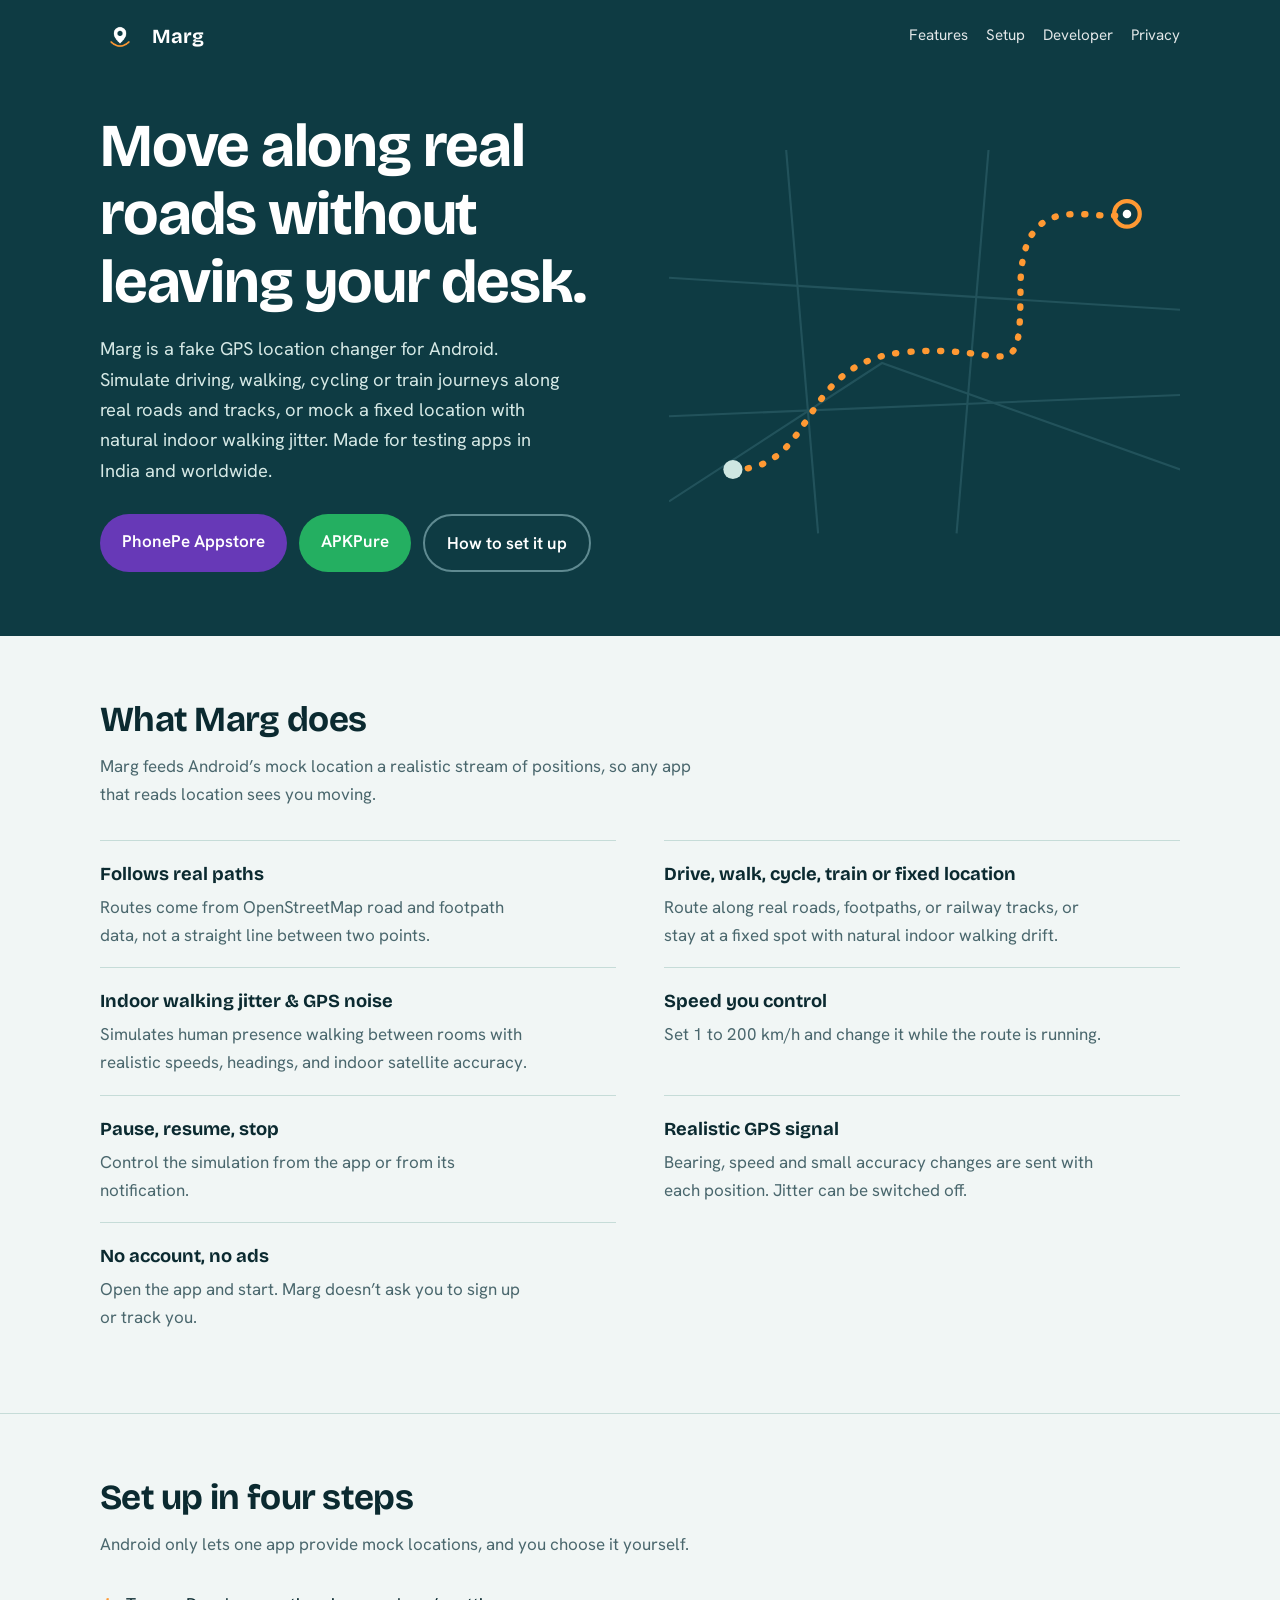
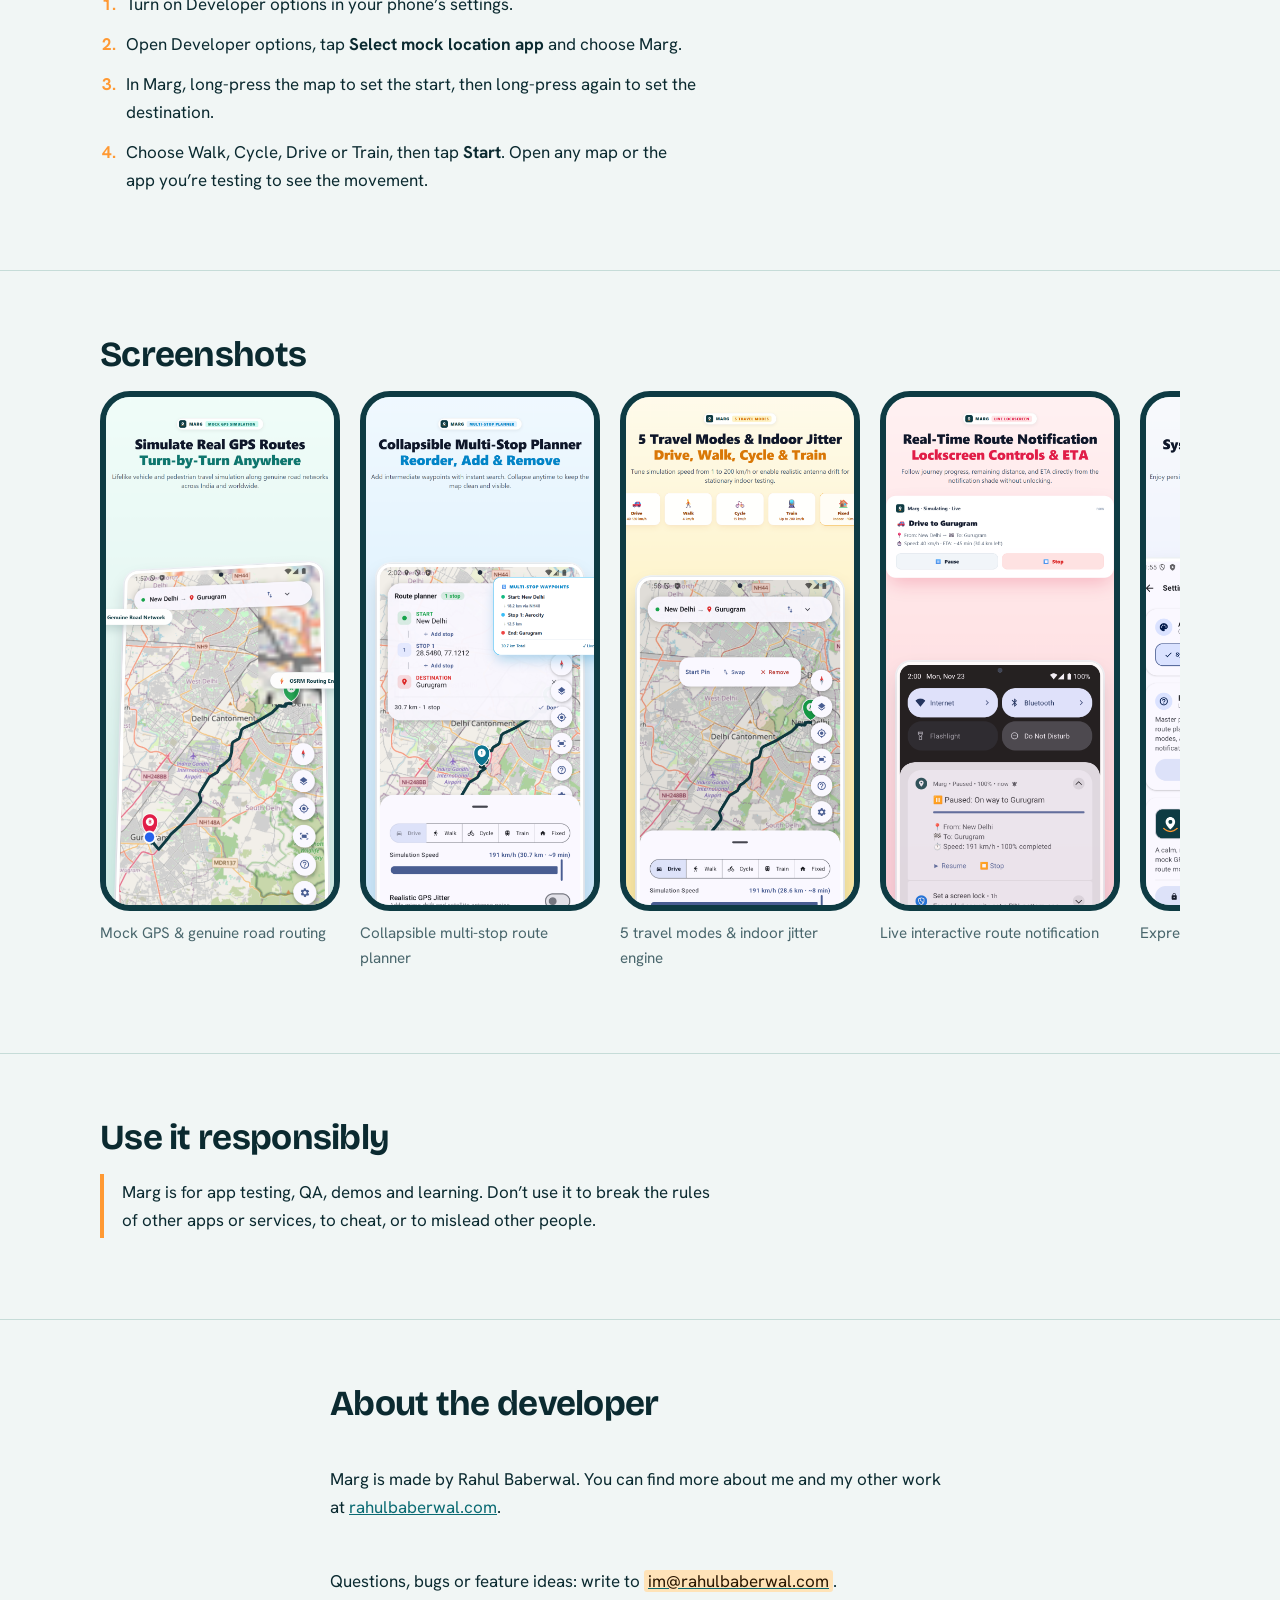
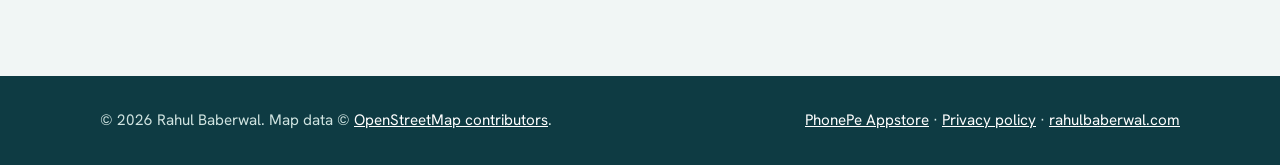
<file: docs/index.html>
<!doctype html>
<html lang="en">

<head>
  <meta charset="utf-8">
  <meta name="viewport" content="width=device-width, initial-scale=1">
  <title>Marg: Fake GPS &amp; Route Mocker – simulate walking, cycling, driving and train routes</title>
  <meta name="description"
    content="Marg is a fake GPS location changer for Android. Simulate a moving location along real roads, footpaths, and railway tracks between two points, built for testing and demos in India.">
  <meta property="og:title" content="Marg: Fake GPS &amp; Route Mocker">
  <meta property="og:description"
    content="Simulate walking, cycling, driving and train routes on real roads and tracks. Fake GPS for Android testing.">
  <meta property="og:image" content="assets/icon.png">
  <link rel="icon" href="assets/icon.png">
  <link rel="preconnect" href="https://fonts.googleapis.com">
  <link rel="preconnect" href="https://fonts.gstatic.com" crossorigin>
  <link
    href="https://fonts.googleapis.com/css2?family=Bricolage+Grotesque:wght@600;700&family=Hanken+Grotesk:wght@400;600&display=swap"
    rel="stylesheet">
  <link rel="stylesheet" href="style.css">
  <script>
    if (window.location.search && (window.location.search.includes('start=') || window.location.search.includes('mode='))) {
      window.location.href = "marg://route" + window.location.search;
    }
  </script>
</head>

<body>
  <div class="top">
    <div class="wrap">
      <header class="bar">
        <a class="brand" href="./"><img src="assets/icon.png" alt="" width="40" height="40">Marg</a>
        <nav aria-label="Main">
          <a href="#features">Features</a>
          <a href="#setup">Setup</a>
          <a href="#developer">Developer</a>
          <a href="privacy.html">Privacy</a>
        </nav>
      </header>
      <div class="hero">
        <div>
          <h1>Move along real roads without leaving your desk.</h1>
          <p>Marg is a fake GPS location changer for Android. Simulate driving, walking, cycling or train journeys along real roads and tracks, or mock a fixed location with natural indoor walking jitter. Made for testing apps in India and worldwide.</p>
          <div class="cta">
            <a class="btn phonepe" href="https://indusapp.store/3y8hrlz0" target="_blank" rel="noopener">PhonePe Appstore</a>
            <a class="btn phonepe" style="background:#24af61;" href="https://apkpure.com/p/com.rahulbaberwal.marg" target="_blank" rel="noopener">APKPure</a>
            <a class="btn ghost" href="#setup">How to set it up</a>
          </div>
        </div>
        <svg class="route" viewBox="0 0 480 360" role="img"
          aria-label="A dotted route curving from a start point to a destination, with a marker travelling along it">
          <g stroke="#2B5D66" stroke-width="2" fill="none" opacity=".7">
            <path d="M0,120 L480,150" />
            <path d="M0,250 L480,230" />
            <path d="M110,0 L140,360" />
            <path d="M300,0 L270,360" />
            <path d="M0,330 L200,200 L480,300" />
          </g>
          <path id="r" d="M60,300 C140,300 120,200 220,190 S330,230 330,130 S400,70 430,60" fill="none" stroke="#FF9933"
            stroke-width="6" stroke-linecap="round" stroke-dasharray="1 13" />
          <circle cx="60" cy="300" r="9" fill="#CFE7E2" />
          <circle cx="430" cy="60" r="12" fill="none" stroke="#FF9933" stroke-width="4" />
          <circle cx="430" cy="60" r="4" fill="#fff" />
          <circle id="dot" r="9" fill="#fff" stroke="#FF9933" stroke-width="4" cx="60" cy="300">
            <animateMotion id="mv" dur="9s" repeatCount="indefinite" calcMode="linear">
              <mpath href="#r" />
            </animateMotion>
          </circle>
        </svg>
      </div>
    </div>
  </div>

  <main>
    <section id="features">
      <div class="wrap">
        <h2>What Marg does</h2>
        <p class="lead">Marg feeds Android’s mock location a realistic stream of positions, so any app that reads
          location sees you moving.</p>
        <dl class="features">
          <div>
            <dt>Follows real paths</dt>
            <dd>Routes come from OpenStreetMap road and footpath data, not a straight line between two points.</dd>
          </div>
          <div>
            <dt>Drive, walk, cycle, train or fixed location</dt>
            <dd>Route along real roads, footpaths, or railway tracks, or stay at a fixed spot with natural indoor walking drift.</dd>
          </div>
          <div>
            <dt>Indoor walking jitter &amp; GPS noise</dt>
            <dd>Simulates human presence walking between rooms with realistic speeds, headings, and indoor satellite accuracy.</dd>
          </div>
          <div>
            <dt>Speed you control</dt>
            <dd>Set 1 to 200 km/h and change it while the route is running.</dd>
          </div>
          <div>
            <dt>Pause, resume, stop</dt>
            <dd>Control the simulation from the app or from its notification.</dd>
          </div>
          <div>
            <dt>Realistic GPS signal</dt>
            <dd>Bearing, speed and small accuracy changes are sent with each position. Jitter can be switched off.</dd>
          </div>
          <div>
            <dt>No account, no ads</dt>
            <dd>Open the app and start. Marg doesn’t ask you to sign up or track you.</dd>
          </div>
        </dl>
      </div>
    </section>

    <section id="setup">
      <div class="wrap">
        <h2>Set up in four steps</h2>
        <p class="lead">Android only lets one app provide mock locations, and you choose it yourself.</p>
        <ol class="steps">
          <li>Turn on Developer options in your phone’s settings.</li>
          <li>Open Developer options, tap <strong>Select mock location app</strong> and choose Marg.</li>
          <li>In Marg, long-press the map to set the start, then long-press again to set the destination.</li>
          <li>Choose Walk, Cycle, Drive or Train, then tap <strong>Start</strong>. Open any map or the app you’re testing to
            see the movement.</li>
        </ol>
      </div>
    </section>

    <section id="screens">
      <div class="wrap">
        <h2>Screenshots</h2>
        <div class="shots">
          <figure>
            <div class="shot"><img src="assets/screenshots/01_mock_gps_routes.png"
                alt="Mock GPS simulation with genuine road routing and turn-by-turn navigation" loading="lazy"
                onerror="this.parentElement.classList.add('missing');this.remove()"></div>
            <figcaption>Mock GPS &amp; genuine road routing</figcaption>
          </figure>
          <figure>
            <div class="shot"><img src="assets/screenshots/02_multistop_planner.png"
                alt="Collapsible multi-stop route planner with inline stop addition" loading="lazy"
                onerror="this.parentElement.classList.add('missing');this.remove()"></div>
            <figcaption>Collapsible multi-stop route planner</figcaption>
          </figure>
          <figure>
            <div class="shot"><img src="assets/screenshots/03_travel_modes_jitter.png"
                alt="5 simulation travel modes and realistic indoor GPS jitter drift" loading="lazy"
                onerror="this.parentElement.classList.add('missing');this.remove()"></div>
            <figcaption>5 travel modes &amp; indoor jitter engine</figcaption>
          </figure>
          <figure>
            <div class="shot"><img src="assets/screenshots/04_realtime_notification.png"
                alt="Real-time live interactive route notification with live ETA and progress bar" loading="lazy"
                onerror="this.parentElement.classList.add('missing');this.remove()"></div>
            <figcaption>Live interactive route notification</figcaption>
          </figure>
          <figure>
            <div class="shot"><img src="assets/screenshots/05_expressive_themes.png"
                alt="Expressive Material 3 themes, appearance modes and developer profile" loading="lazy"
                onerror="this.parentElement.classList.add('missing');this.remove()"></div>
            <figcaption>Expressive themes &amp; settings</figcaption>
          </figure>
          <figure>
            <div class="shot"><img src="assets/screenshots/06_gestures_and_compass.png"
                alt="Hold and drop pin dragging gestures and real-time rotating compass" loading="lazy"
                onerror="this.parentElement.classList.add('missing');this.remove()"></div>
            <figcaption>Tactile pin gestures &amp; true north compass</figcaption>
          </figure>
          <figure>
            <div class="shot">
              <video src="assets/how_to_use_marg.mp4" autoplay loop muted playsinline controls
                onerror="this.parentElement.classList.add('missing');this.remove()">
                <source src="assets/how_to_use_marg.mp4" type="video/mp4">
              </video>
            </div>
            <figcaption>Live in-app demonstration (v2.0.0)</figcaption>
          </figure>
        </div>
      </div>
    </section>

    <section id="use">
      <div class="wrap">
        <h2>Use it responsibly</h2>
        <p class="note">Marg is for app testing, QA, demos and learning. Don’t use it to break the rules of other apps
          or services, to cheat, or to mislead other people.</p>
      </div>
    </section>

    <section id="developer">
      <div class="wrap dev">
        <h2>About the developer</h2>
        <p>Marg is made by Rahul Baberwal. You can find more about me and my other work at <a
            href="https://rahulbaberwal.com">rahulbaberwal.com</a>.</p>
        <p>Questions, bugs or feature ideas: write to <a href="mailto:im@rahulbaberwal.com"><span
              class="todo">im@rahulbaberwal.com</span></a>.</p>
      </div>
    </section>
  </main>

  <footer>
    <div class="wrap">
      <span>© 2026 Rahul Baberwal. Map data © <a href="https://www.openstreetmap.org/copyright">OpenStreetMap
          contributors</a>.</span>
      <span><a href="https://indusapp.store/3y8hrlz0" target="_blank" rel="noopener">PhonePe Appstore</a> · <a href="privacy.html">Privacy policy</a> · <a href="https://rahulbaberwal.com">rahulbaberwal.com</a></span>
    </div>
  </footer>
  <script>
    if (window.matchMedia('(prefers-reduced-motion: reduce)').matches) {
      var m = document.getElementById('mv'); if (m) m.remove();
    }
  </script>
</body>

</html>
</file>
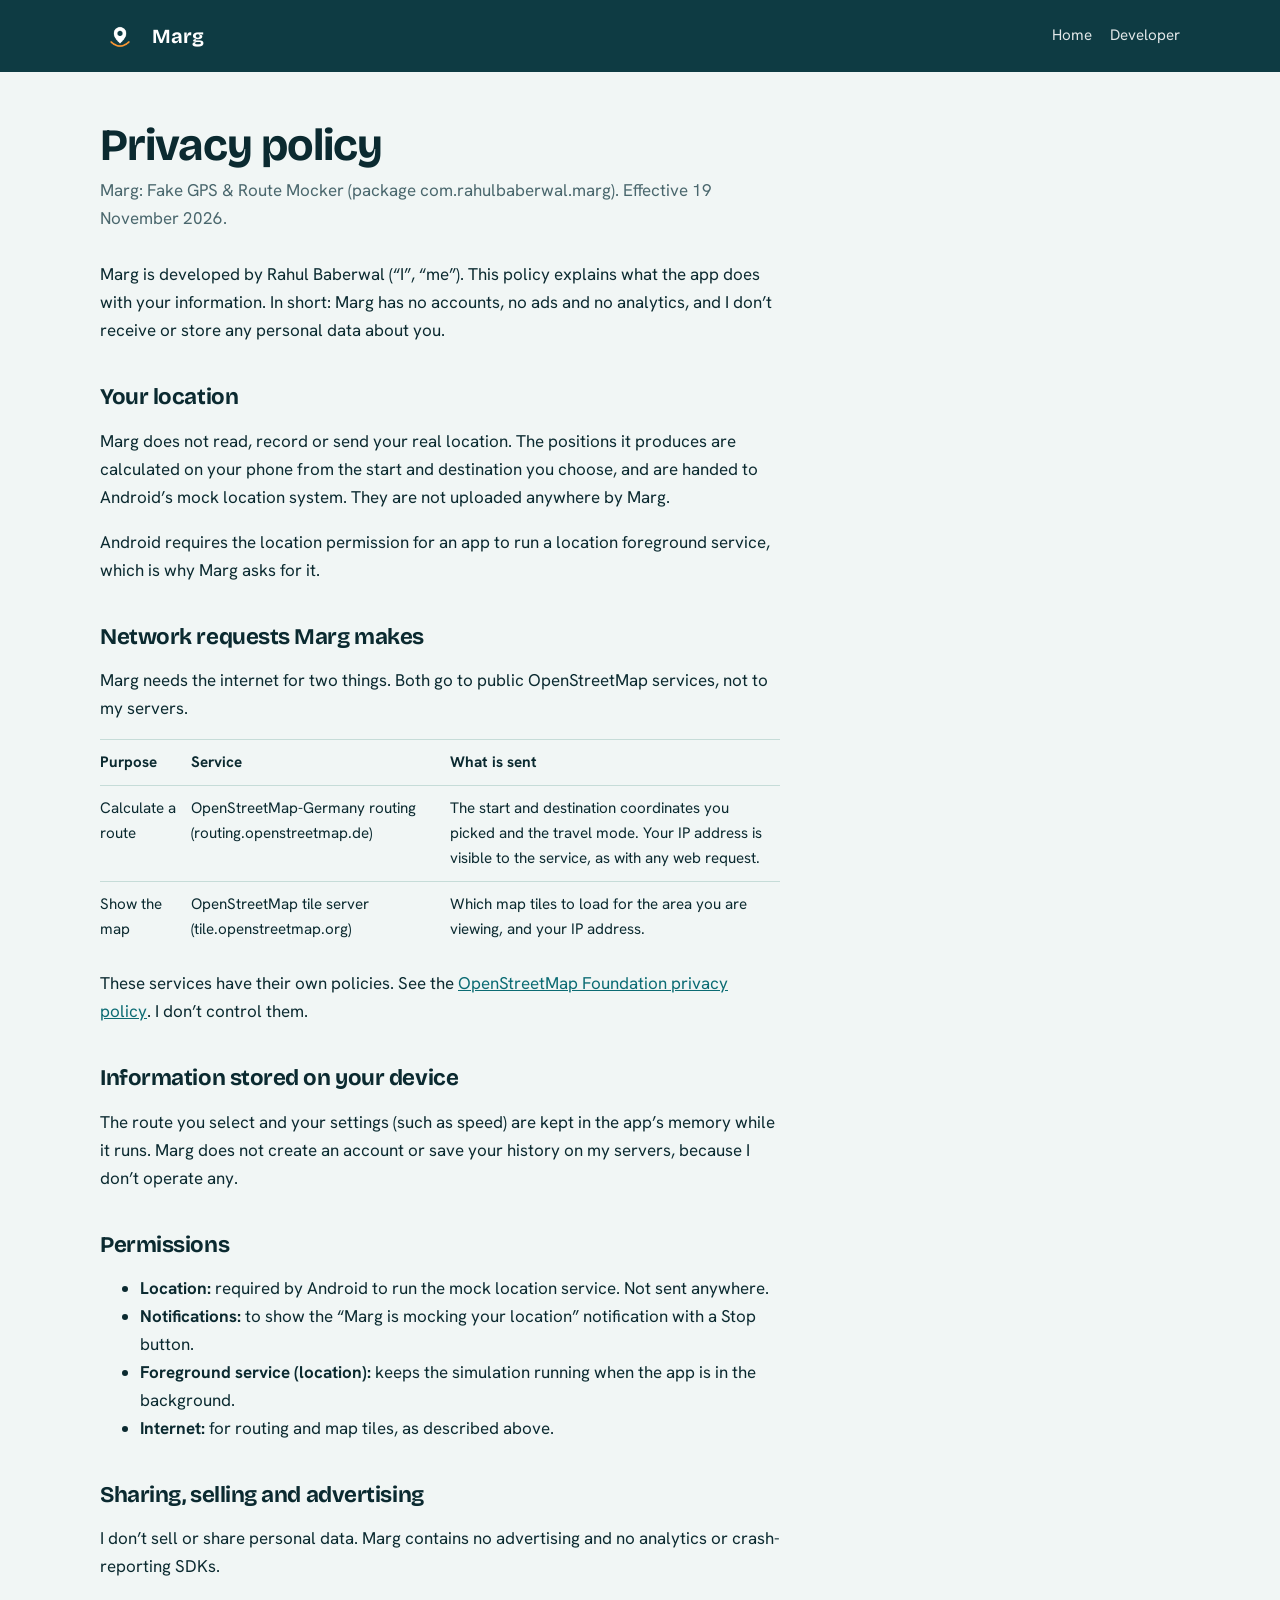
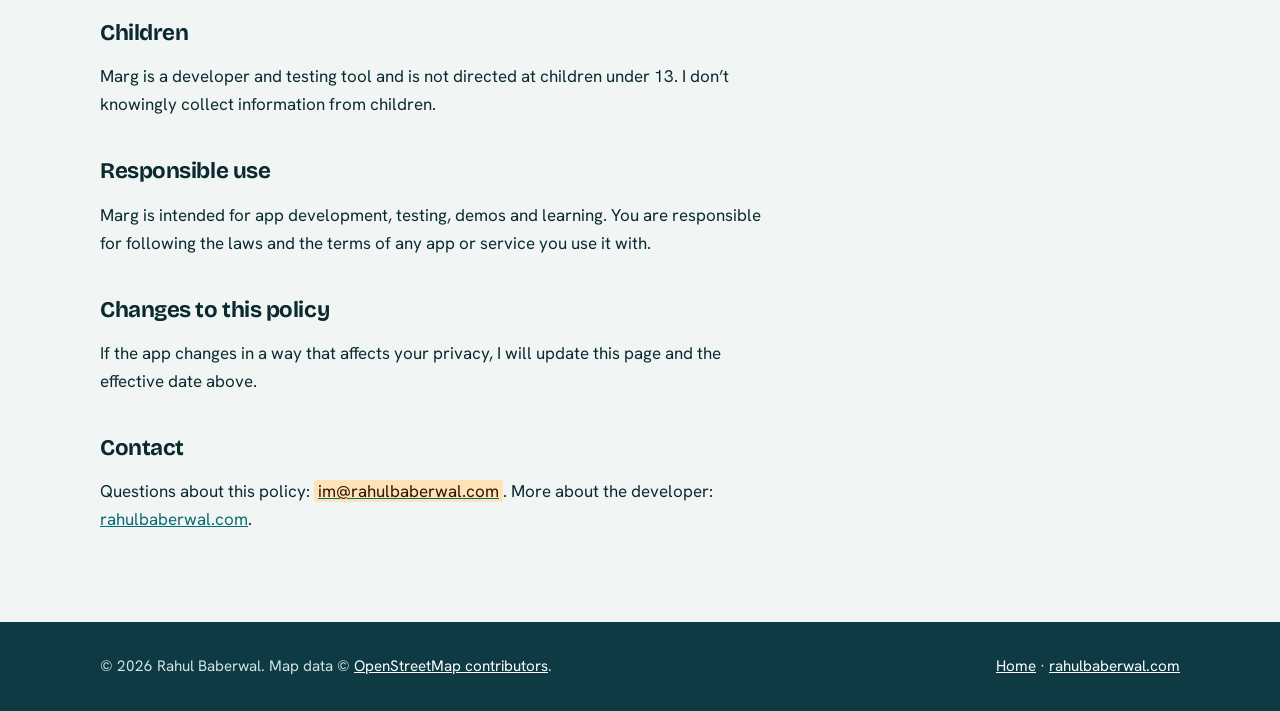
<file: docs/privacy.html>
<!doctype html>
<html lang="en">

<head>
  <meta charset="utf-8">
  <meta name="viewport" content="width=device-width, initial-scale=1">
  <title>Privacy policy – Marg: Fake GPS &amp; Route Mocker</title>
  <meta name="description"
    content="Privacy policy for Marg: Fake GPS &amp; Route Mocker, an Android app by Rahul Baberwal.">
  <link rel="icon" href="assets/icon.png">
  <link rel="preconnect" href="https://fonts.googleapis.com">
  <link rel="preconnect" href="https://fonts.gstatic.com" crossorigin>
  <link
    href="https://fonts.googleapis.com/css2?family=Bricolage+Grotesque:wght@600;700&family=Hanken+Grotesk:wght@400;600&display=swap"
    rel="stylesheet">
  <link rel="stylesheet" href="style.css">
</head>

<body>
  <div class="top">
    <div class="wrap">
      <header class="bar">
        <a class="brand" href="./"><img src="assets/icon.png" alt="" width="40" height="40">Marg</a>
        <nav aria-label="Main"><a href="./">Home</a><a href="https://rahulbaberwal.com">Developer</a></nav>
      </header>
    </div>
  </div>

  <main class="wrap">
    <article class="prose">
      <h1>Privacy policy</h1>
      <p class="meta">Marg: Fake GPS &amp; Route Mocker (package com.rahulbaberwal.marg). Effective 19 November 2026.
      </p>

      <p>Marg is developed by Rahul Baberwal (“I”, “me”). This policy explains what the app does with your information.
        In short: Marg has no accounts, no ads and no analytics, and I don’t receive or store any personal data about
        you.</p>

      <h2>Your location</h2>
      <p>Marg does not read, record or send your real location. The positions it produces are calculated on your phone
        from the start and destination you choose, and are handed to Android’s mock location system. They are not
        uploaded anywhere by Marg.</p>
      <p>Android requires the location permission for an app to run a location foreground service, which is why Marg
        asks for it.</p>

      <h2>Network requests Marg makes</h2>
      <p>Marg needs the internet for two things. Both go to public OpenStreetMap services, not to my servers.</p>
      <table>
        <tr>
          <th>Purpose</th>
          <th>Service</th>
          <th>What is sent</th>
        </tr>
        <tr>
          <td>Calculate a route</td>
          <td>OpenStreetMap-Germany routing (routing.openstreetmap.de)</td>
          <td>The start and destination coordinates you picked and the travel mode. Your IP address is visible to the
            service, as with any web request.</td>
        </tr>
        <tr>
          <td>Show the map</td>
          <td>OpenStreetMap tile server (tile.openstreetmap.org)</td>
          <td>Which map tiles to load for the area you are viewing, and your IP address.</td>
        </tr>
      </table>
      <p>These services have their own policies. See the <a
          href="https://osmfoundation.org/wiki/Privacy_Policy">OpenStreetMap Foundation privacy policy</a>. I don’t
        control them.</p>

      <h2>Information stored on your device</h2>
      <p>The route you select and your settings (such as speed) are kept in the app’s memory while it runs. Marg does
        not create an account or save your history on my servers, because I don’t operate any.</p>

      <h2>Permissions</h2>
      <ul>
        <li><strong>Location:</strong> required by Android to run the mock location service. Not sent anywhere.</li>
        <li><strong>Notifications:</strong> to show the “Marg is mocking your location” notification with a Stop button.
        </li>
        <li><strong>Foreground service (location):</strong> keeps the simulation running when the app is in the
          background.</li>
        <li><strong>Internet:</strong> for routing and map tiles, as described above.</li>
      </ul>

      <h2>Sharing, selling and advertising</h2>
      <p>I don’t sell or share personal data. Marg contains no advertising and no analytics or crash-reporting SDKs.</p>

      <h2>Children</h2>
      <p>Marg is a developer and testing tool and is not directed at children under 13. I don’t knowingly collect
        information from children.</p>

      <h2>Responsible use</h2>
      <p>Marg is intended for app development, testing, demos and learning. You are responsible for following the laws
        and the terms of any app or service you use it with.</p>

      <h2>Changes to this policy</h2>
      <p>If the app changes in a way that affects your privacy, I will update this page and the effective date above.
      </p>

      <h2>Contact</h2>
      <p>Questions about this policy: <a href="mailto:im@rahulbaberwal.com"><span
            class="todo">im@rahulbaberwal.com</span></a>. More about the developer: <a
          href="https://rahulbaberwal.com">rahulbaberwal.com</a>.</p>
    </article>
  </main>

  <footer>
    <div class="wrap">
      <span>© 2026 Rahul Baberwal. Map data © <a href="https://www.openstreetmap.org/copyright">OpenStreetMap
          contributors</a>.</span>
      <span><a href="./">Home</a> · <a href="https://rahulbaberwal.com">rahulbaberwal.com</a></span>
    </div>
  </footer>
</body>

</html>
</file>
<file: docs/style.css>
:root{
  --ink:#0B2A30; --paper:#F1F6F5; --teal:#0E3B43; --mint:#CFE7E2;
  --saffron:#FF9933; --muted:#4A676D; --line:#C6DCD8; --link:#0B6B73;
  color-scheme: light dark;
}
@media (prefers-color-scheme: dark){
  :root{ --ink:#E4F0EE; --paper:#0A1F24; --mint:#12353C; --muted:#9AB5BA; --line:#1F4048; --link:#7FD3CF; }
}
*{box-sizing:border-box}
html{scroll-behavior:smooth}
body{margin:0;background:var(--paper);color:var(--ink);font:17px/1.65 "Hanken Grotesk",system-ui,-apple-system,"Segoe UI",Roboto,sans-serif}
h1,h2,h3{font-family:"Bricolage Grotesque","Hanken Grotesk",system-ui,sans-serif;line-height:1.12;letter-spacing:-.02em;margin:0}
a{color:var(--link)}
a:focus-visible,button:focus-visible{outline:3px solid var(--saffron);outline-offset:3px;border-radius:4px}
.wrap{width:min(1080px,100% - 40px);margin-inline:auto}

/* header + hero (always dark teal) */
.top{background:var(--teal);color:#fff}
.top a{color:#fff}
.bar{display:flex;align-items:center;justify-content:space-between;gap:16px;padding:16px 0}
.brand{display:flex;align-items:center;gap:12px;text-decoration:none;font-family:"Bricolage Grotesque",sans-serif;font-weight:700;font-size:1.25rem}
.brand img{width:40px;height:40px;border-radius:50%}
.bar nav{display:flex;gap:18px;font-size:.95rem}
.bar nav a{text-decoration:none;opacity:.88}
.bar nav a:hover{opacity:1;text-decoration:underline}
.hero{display:grid;gap:32px;padding:40px 0 64px;align-items:center}
.hero h1{font-size:clamp(2.2rem,6vw,3.8rem);font-weight:700;max-width:14ch}
.hero p{font-size:1.15rem;max-width:46ch;color:#D5E8E5;margin:18px 0 28px}
.cta{display:flex;flex-wrap:wrap;gap:12px}
.btn{display:inline-block;padding:13px 22px;border-radius:999px;font-weight:600;text-decoration:none}
.btn.primary{background:var(--saffron);color:#2B1700}
.btn.phonepe{background:#6739B7;color:#fff}
.btn.ghost{border:2px solid #5F8A91;color:#fff}
.btn:hover{filter:brightness(1.08)}
.store-callout{font-size:.95rem;color:#D5E8E5;margin:16px 0 0;max-width:54ch;line-height:1.5}
.store-callout a{color:var(--saffron);text-decoration:underline;word-break:break-all}
.route{width:100%;height:auto;max-width:520px;justify-self:center}
@media(min-width:860px){.hero{grid-template-columns:1.05fr 1fr}}

/* sections */
section{padding:64px 0}
section + section{border-top:1px solid var(--line)}
h2{font-size:clamp(1.6rem,3.6vw,2.2rem);margin-bottom:12px}
.lead{max-width:60ch;color:var(--muted);margin:0 0 32px}
.features{display:grid;gap:0 48px;margin:0}
@media(min-width:760px){.features{grid-template-columns:1fr 1fr}}
.features div{padding:18px 0;border-top:1px solid var(--line)}
.features dt{font-weight:700;font-family:"Bricolage Grotesque",sans-serif;font-size:1.15rem}
.features dd{margin:4px 0 0;color:var(--muted);max-width:44ch}
.steps{margin:0;padding-left:1.2em;max-width:60ch}
.steps li{margin:0 0 12px;padding-left:6px}
.steps li::marker{color:var(--saffron);font-weight:700}
.shots{display:flex;gap:20px;overflow-x:auto;padding:4px 2px 18px;scroll-snap-type:x mandatory;align-items:start}
.shots figure{margin:0;flex:0 0 min(240px,70vw);scroll-snap-align:start}
.shot{aspect-ratio:9/19.5;width:100%;border:6px solid var(--teal);border-radius:30px;background:var(--mint);overflow:hidden;position:relative}
.shot img,.shot video{position:absolute;inset:0;width:100%;height:100%;object-fit:cover;display:block}
.shot.missing::after{content:"Add screenshot";position:absolute;inset:0;display:grid;place-items:center;color:var(--muted);font-size:.95rem}
figcaption{margin-top:10px;color:var(--muted);font-size:.95rem}
.note{max-width:62ch;border-left:4px solid var(--saffron);padding:4px 0 4px 18px}
.dev{display:grid;gap:12px;max-width:62ch}

footer{background:var(--teal);color:#CFE3E0;padding:32px 0;font-size:.95rem}
footer a{color:#fff}
footer .wrap{display:flex;flex-wrap:wrap;gap:8px 24px;justify-content:space-between}

/* privacy / long text */
.prose{padding:48px 0 72px;max-width:68ch}
.prose h1{font-size:clamp(2rem,5vw,2.8rem);margin-bottom:6px}
.prose h2{font-size:1.4rem;margin:40px 0 8px}
.prose p,.prose li{max-width:68ch}
.prose .meta{color:var(--muted);margin:0 0 28px}
.prose table{border-collapse:collapse;width:100%;margin:12px 0;font-size:.95rem}
.prose th,.prose td{border-top:1px solid var(--line);padding:10px 12px 10px 0;text-align:left;vertical-align:top}
.prose th{font-weight:700}
.todo{background:#FFE3B8;color:#2B1700;padding:0 4px;border-radius:3px}
@media (prefers-reduced-motion:reduce){html{scroll-behavior:auto}}
</file>
